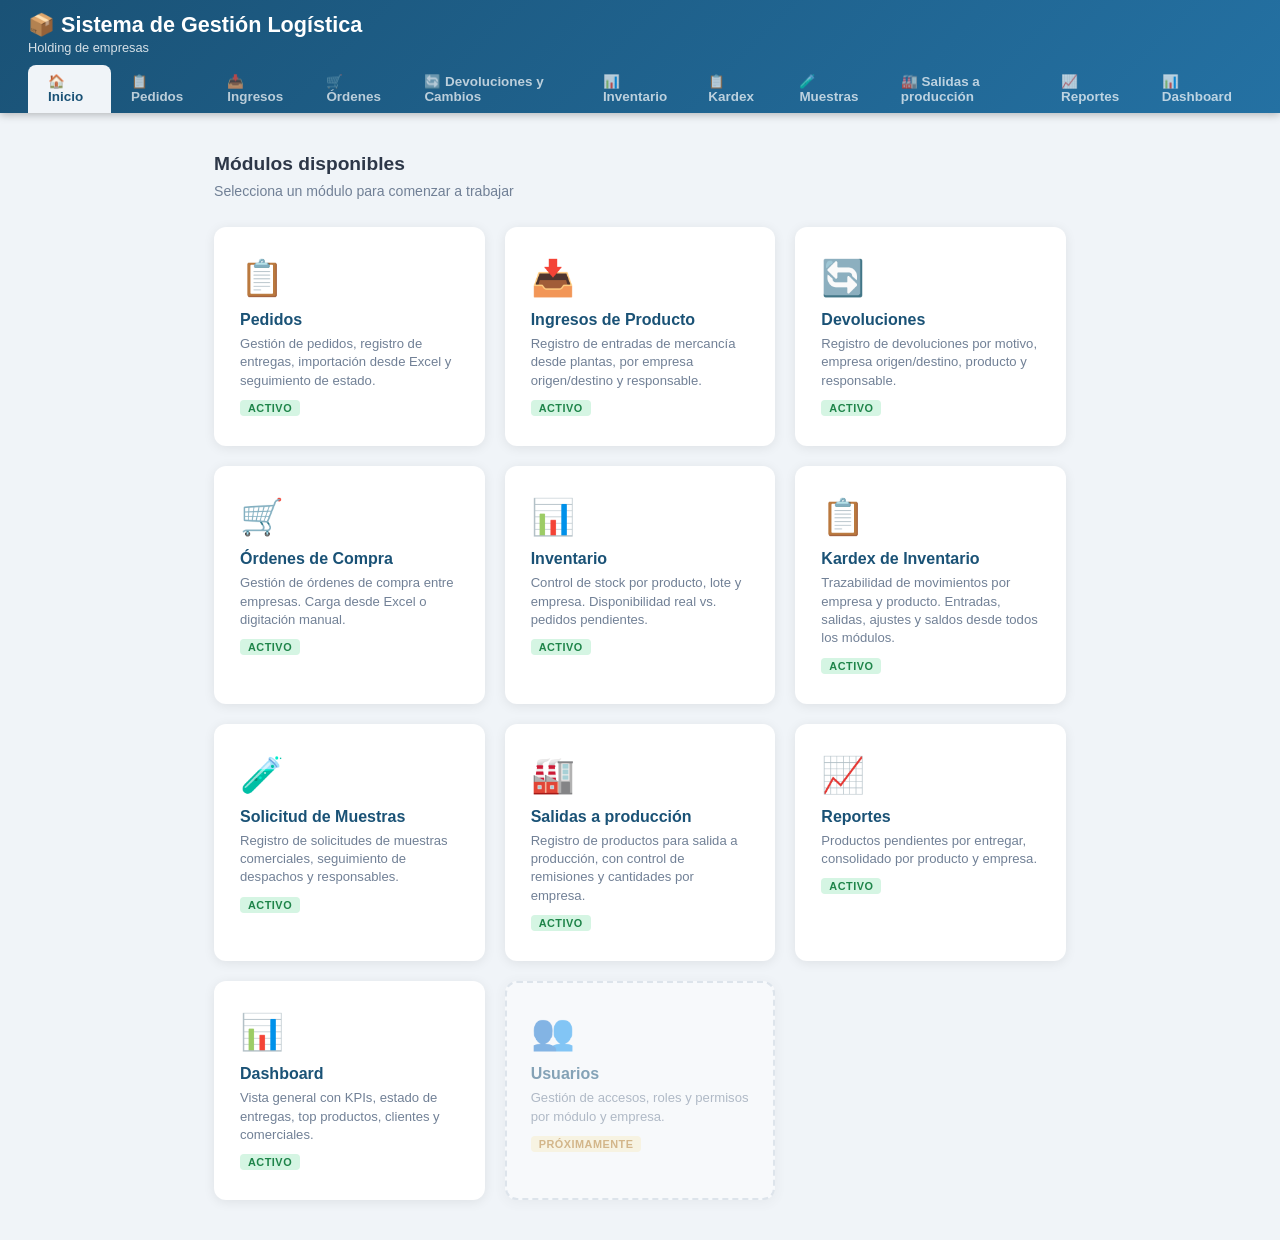
<file: index.html>
<!DOCTYPE html>
<html lang="es">
<head>
<meta charset="UTF-8">
<meta name="viewport" content="width=device-width, initial-scale=1.0">
<meta name="description" content="Sistema de Gestión — PARCELAR de Colombia">
<meta name="theme-color" content="#1a5276">
<link rel="icon" href="data:image/svg+xml,<svg xmlns='http://www.w3.org/2000/svg' viewBox='0 0 100 100'><text y='.9em' font-size='90'>📦</text></svg>">
<title>Sistema de Gestión Logística – Holding</title>
<link rel="stylesheet" href="css/panel.css">
</head>
<body>

<!-- HEADER + NAVBAR -->
<div class="header">
  <div class="header-top">
    <div>
      <h1>📦 Sistema de Gestión Logística</h1>
      <div class="sub">Holding de empresas</div>
    </div>
  </div>
  <nav class="navbar">
    <a href="index.html" class="active">🏠 Inicio</a>
    <a href="pedidos.html">📋 Pedidos</a>
    <a href="ingresos.html">📥 Ingresos</a>
    <a href="ordenes.html">🛒 Órdenes</a>
    <a href="devoluciones.html">🔄 Devoluciones y Cambios</a>
    <a href="inventario.html">📊 Inventario</a>
    <a href="kardex.html">📋 Kardex</a>
    <a href="muestras.html">🧪 Muestras</a>
    <a href="reenvases.html">🏭 Salidas a producción</a>
    <a href="reportes.html">📈 Reportes</a>
    <a href="dashboard.html">📊 Dashboard</a>
  </nav>
</div>

<!-- LANDING -->
<div class="landing">
  <h2>Módulos disponibles</h2>
  <p>Selecciona un módulo para comenzar a trabajar</p>

  <div class="modules-grid">
    <a href="pedidos.html" class="module-card">
      <div class="icon">📋</div>
      <h3>Pedidos</h3>
      <p>Gestión de pedidos, registro de entregas, importación desde Excel y seguimiento de estado.</p>
      <span class="tag active">Activo</span>
    </a>

    <a href="ingresos.html" class="module-card">
      <div class="icon">📥</div>
      <h3>Ingresos de Producto</h3>
      <p>Registro de entradas de mercancía desde plantas, por empresa origen/destino y responsable.</p>
      <span class="tag active">Activo</span>
    </a>

    <a href="devoluciones.html" class="module-card">
      <div class="icon">🔄</div>
      <h3>Devoluciones</h3>
      <p>Registro de devoluciones por motivo, empresa origen/destino, producto y responsable.</p>
      <span class="tag active">Activo</span>
    </a>

    <a href="ordenes.html" class="module-card">
      <div class="icon">🛒</div>
      <h3>Órdenes de Compra</h3>
      <p>Gestión de órdenes de compra entre empresas. Carga desde Excel o digitación manual.</p>
      <span class="tag active">Activo</span>
    </a>

    <a href="inventario.html" class="module-card">
      <div class="icon">📊</div>
      <h3>Inventario</h3>
      <p>Control de stock por producto, lote y empresa. Disponibilidad real vs. pedidos pendientes.</p>
      <span class="tag active">Activo</span>
    </a>

    <a href="kardex.html" class="module-card">
      <div class="icon">📋</div>
      <h3>Kardex de Inventario</h3>
      <p>Trazabilidad de movimientos por empresa y producto. Entradas, salidas, ajustes y saldos desde todos los módulos.</p>
      <span class="tag active">Activo</span>
    </a>

    <a href="muestras.html" class="module-card">
      <div class="icon">🧪</div>
      <h3>Solicitud de Muestras</h3>
      <p>Registro de solicitudes de muestras comerciales, seguimiento de despachos y responsables.</p>
      <span class="tag active">Activo</span>
    </a>

    <a href="reenvases.html" class="module-card">
      <div class="icon">🏭</div>
      <h3>Salidas a producción</h3>
      <p>Registro de productos para salida a producción, con control de remisiones y cantidades por empresa.</p>
      <span class="tag active">Activo</span>
    </a>

    <a href="reportes.html" class="module-card">
      <div class="icon">📈</div>
      <h3>Reportes</h3>
      <p>Productos pendientes por entregar, consolidado por producto y empresa.</p>
      <span class="tag active">Activo</span>
    </a>

    <a href="dashboard.html" class="module-card">
      <div class="icon">📊</div>
      <h3>Dashboard</h3>
      <p>Vista general con KPIs, estado de entregas, top productos, clientes y comerciales.</p>
      <span class="tag active">Activo</span>
    </a>

    <div class="module-card disabled">
      <div class="icon">👥</div>
      <h3>Usuarios</h3>
      <p>Gestión de accesos, roles y permisos por módulo y empresa.</p>
      <span class="tag upcoming">Próximamente</span>
    </div>
  </div>
</div>

</body>
</html>
</file>
<file: css/panel.css>
* { box-sizing: border-box; margin: 0; padding: 0; }
body { font-family: 'Segoe UI', sans-serif; background: #f0f4f8; color: #2d3748; }

/* ── HEADER ── */
.header {
  background: linear-gradient(135deg, #1a5276 0%, #2471a3 100%);
  color: white; padding: 0;
  box-shadow: 0 2px 8px rgba(0,0,0,0.25);
}
.header-top {
  display: flex; align-items: center; justify-content: space-between;
  padding: 12px 28px 0;
}
.header-top h1 { font-size: 1.35rem; font-weight: 700; }
.header-top .sub { font-size: 0.8rem; opacity: 0.82; margin-top: 2px; }
#hdr-status { font-size: 0.78rem; opacity: 0.85; }

/* ── NAVBAR ── */
.navbar {
  display: flex; gap: 0; padding: 0 28px; margin-top: 10px;
}
.navbar a {
  color: rgba(255,255,255,0.7); text-decoration: none;
  padding: 9px 20px; font-size: 0.84rem; font-weight: 600;
  border-radius: 8px 8px 0 0; transition: all 0.2s;
  display: flex; align-items: center; gap: 6px;
}
.navbar a:hover { color: white; background: rgba(255,255,255,0.1); }
.navbar a.active {
  color: #1a5276; background: #f0f4f8;
  pointer-events: none;
}

/* ── LOAD ZONE ── */
#load-zone {
  margin: 36px auto; max-width: 500px; text-align: center;
  background: white; border-radius: 14px; padding: 42px 32px;
  box-shadow: 0 2px 16px rgba(0,0,0,0.09); border: 2px dashed #7fb3d3;
}
#load-zone h2 { color: #1a5276; margin-bottom: 10px; font-size: 1.15rem; }
#load-zone p  { color: #718096; font-size: 0.88rem; margin-bottom: 22px; }
.spinner { display: inline-block; width: 36px; height: 36px; border: 4px solid #e2e8f0; border-top-color: #1a5276; border-radius: 50%; animation: spin 0.8s linear infinite; margin-bottom: 14px; }
@keyframes spin { to { transform: rotate(360deg); } }
#load-error { color: #e53e3e; font-weight: 600; margin-top: 12px; display: none; }
.btn-retry { display: inline-block; background: #1a5276; color: white; padding: 9px 22px; border-radius: 8px; cursor: pointer; border: none; font-size: 0.9rem; font-weight: 600; margin-top: 10px; }

/* ── SYNC STATUS ── */
#sync-status {
  background: #eaf4fb; border: 1px solid #aed6f1;
  border-radius: 8px; padding: 8px 16px; margin-bottom: 14px;
  font-size: 0.82rem; color: #1a5276; display: flex; align-items: center; gap: 8px;
}
#sync-status.syncing { background: #fff8e1; border-color: #f9ca24; color: #856404; }
#sync-status.error { background: #fde8e8; border-color: #e74c3c; color: #922b21; }

/* ── MAIN ── */
#main { display: none; padding: 20px 24px; }

/* ── STATS ── */
.stats { display: flex; gap: 14px; margin-bottom: 20px; flex-wrap: wrap; }
.sc {
  background: white; border-radius: 10px; padding: 13px 20px;
  box-shadow: 0 1px 6px rgba(0,0,0,0.08); flex: 1; min-width: 130px;
  border-left: 4px solid;
}
.sc.recibido  { border-color: #e67e22; }
.sc.parcial   { border-color: #2980b9; }
.sc.entregado { border-color: #27ae60; }
.sc.total     { border-color: #8e44ad; }
.sc .num { font-size: 1.75rem; font-weight: 700; }
.sc .lbl { font-size: 0.76rem; color: #718096; text-transform: uppercase; letter-spacing: 0.5px; }

/* ── FILTERS ── */
.filters {
  background: white; border-radius: 10px; padding: 13px 18px;
  margin-bottom: 16px; display: flex; gap: 12px; flex-wrap: wrap;
  align-items: center; box-shadow: 0 1px 5px rgba(0,0,0,0.07);
}
.fg { display: flex; align-items: center; gap: 7px; }
.fg label { font-size: 0.8rem; font-weight: 700; color: #4a5568; white-space: nowrap; }
.filters select, .filters input[type=text] {
  border: 1px solid #cbd5e0; border-radius: 6px;
  padding: 6px 10px; font-size: 0.84rem; outline: none;
  transition: border-color 0.2s; background: white;
}
.filters select:focus, .filters input:focus { border-color: #1a5276; }

/* ── TABLE CARD ── */
.card { background: white; border-radius: 10px; box-shadow: 0 1px 8px rgba(0,0,0,0.08); overflow: hidden; }
.card-head {
  padding: 13px 18px; display: flex; align-items: center;
  justify-content: space-between; border-bottom: 1px solid #e2e8f0;
}
.card-head h3 { font-size: 0.93rem; font-weight: 700; }
.btn-dl {
  background: #1a5276; color: white; border: none; padding: 8px 18px;
  border-radius: 7px; cursor: pointer; font-size: 0.84rem; font-weight: 600;
  transition: background 0.2s;
}
.btn-dl:hover { background: #154360; }
table { width: 100%; border-collapse: collapse; font-size: 0.83rem; }
thead th {
  background: #f7fafc; padding: 10px 12px; text-align: left;
  font-weight: 700; color: #4a5568; font-size: 0.77rem;
  text-transform: uppercase; letter-spacing: 0.4px;
  border-bottom: 2px solid #e2e8f0; white-space: nowrap;
}
tbody tr { border-bottom: 1px solid #edf2f7; transition: background 0.12s; }
tbody tr:hover { background: #f0f8ff; }
tbody td { padding: 9px 12px; vertical-align: middle; }

/* ── SIGLA BADGES ── */
.sigla-badge {
  display: inline-block; padding: 2px 7px; border-radius: 4px;
  font-size: 0.72rem; font-weight: 700; letter-spacing: 0.5px; white-space: nowrap;
}
.sigla-PARCELAR { background: #d6eaf8; color: #1a5276; }
.sigla-GREEN    { background: #d5f5e3; color: #1e8449; }
.sigla-RESO     { background: #fdebd0; color: #a04000; }
.sigla-IASO     { background: #e8daef; color: #6c3483; }
.sigla-IAS      { background: #fde8e8; color: #922b21; }
.sigla-DEFAULT  { background: #e2e8f0; color: #4a5568; }

/* ── STATUS BADGES ── */
.badge { display: inline-block; padding: 2px 9px; border-radius: 20px; font-size: 0.73rem; font-weight: 700; }
.b-rec  { background: #fef3cd; color: #b7791f; }
.b-par  { background: #bee3f8; color: #2c5282; }
.b-ent  { background: #c6f6d5; color: #276749; }
.b-abierto  { background: #e8f5e9; color: #2e7d32; }
.b-cerrado  { background: #e3f2fd; color: #1565c0; }
.b-anulado  { background: #fce4ec; color: #c62828; }

/* ── ACTION BUTTONS ── */
.btn-ver {
  background: #1a5276; color: white; border: none; padding: 5px 13px;
  border-radius: 6px; cursor: pointer; font-size: 0.78rem; font-weight: 700;
  white-space: nowrap; transition: background 0.2s;
}
.btn-ver:hover { background: #154360; }
.btn-ver.done { background: #27ae60; }
.btn-ver.done:hover { background: #219a52; }

.btn-edit {
  background: #f0f4f8; color: #4a5568; border: 1px solid #cbd5e0;
  padding: 5px 10px; border-radius: 6px; cursor: pointer; font-size: 0.78rem;
  font-weight: 700; transition: background 0.2s;
}
.btn-edit:hover { background: #e2e8f0; }
.btn-del {
  background: #f0f4f8; color: #e74c3c; border: 1px solid #e74c3c;
  padding: 5px 10px; border-radius: 6px; cursor: pointer; font-size: 0.78rem;
  font-weight: 700; transition: background 0.2s;
}
.btn-del:hover { background: #fde8e8; }

/* ── EDIT FIELDS ── */
.ef {
  width: 100%; border: 1px solid #cbd5e0; border-radius: 6px;
  padding: 6px 10px; font-size: 0.84rem; outline: none;
  transition: border-color 0.2s; background: white;
}
.ef:focus { border-color: #1a5276; }
.ef-label {
  display: block; font-size: 0.76rem; font-weight: 700;
  color: #4a5568; margin-bottom: 4px; text-transform: uppercase; letter-spacing: 0.3px;
}

/* ── PROGRESS ── */
.prog { width: 80px; }
.prog-bar { height: 6px; background: #e2e8f0; border-radius: 4px; overflow: hidden; }
.prog-fill { height: 100%; background: #27ae60; border-radius: 4px; }
.prog-pct { font-size: 0.7rem; color: #718096; text-align: right; margin-top: 1px; }

/* ── MODAL OVERLAY ── */
.overlay {
  display: none; position: fixed; inset: 0;
  background: rgba(0,0,0,0.6); z-index: 200;
  align-items: flex-start; justify-content: center;
  padding: 28px 16px; overflow-y: auto;
}
.overlay.show { display: flex; }
.modal-box {
  background: white; border-radius: 14px; width: 100%; max-width: 1080px;
  box-shadow: 0 10px 50px rgba(0,0,0,0.3); animation: pop .2s ease;
}
@keyframes pop { from { transform: scale(0.96) translateY(-12px); opacity:0; } to { transform: scale(1) translateY(0); opacity:1; } }

/* ── MODAL HEADER ── */
.mhdr {
  background: linear-gradient(135deg, #1a5276, #2471a3);
  color: white; border-radius: 14px 14px 0 0; padding: 18px 24px;
  display: flex; justify-content: space-between; align-items: flex-start;
}
.mhdr h2 { font-size: 1.05rem; margin-bottom: 6px; }
.mhdr .meta { display: flex; gap: 18px; flex-wrap: wrap; font-size: 0.78rem; opacity: 0.9; }
.mhdr .meta span { display: flex; align-items: center; gap: 4px; }
.btn-close {
  background: rgba(255,255,255,0.2); border: none; color: white;
  width: 30px; height: 30px; border-radius: 50%; cursor: pointer;
  font-size: 1.1rem; display: flex; align-items: center; justify-content: center;
  flex-shrink: 0; transition: background 0.2s;
}
.btn-close:hover { background: rgba(255,255,255,0.35); }

/* ── MODAL BODY ── */
.mbody { padding: 20px 24px; }
.delivery-bar {
  background: #ebf5fb; border: 1px solid #aed6f1; border-radius: 9px;
  padding: 12px 18px; margin-bottom: 18px;
  display: flex; align-items: center; gap: 20px; flex-wrap: wrap;
}
.delivery-bar label { font-size: 0.8rem; font-weight: 700; color: #1a5276; white-space: nowrap; }
.delivery-bar input {
  border: 1px solid #aed6f1; border-radius: 6px; padding: 6px 10px;
  font-size: 0.84rem; outline: none; background: white;
}
.delivery-bar input:focus { border-color: #1a5276; }
.delivery-bar .hint { font-size: 0.76rem; color: #5d6d7e; }

/* ── PRODUCT TABLE ── */
.prod-wrap { overflow-x: auto; margin-bottom: 18px; }
.prod-table { width: 100%; border-collapse: collapse; font-size: 0.82rem; }
.prod-table thead th {
  background: #eaf4fb; padding: 9px 11px; text-align: left;
  font-weight: 700; color: #1a5276; font-size: 0.75rem;
  text-transform: uppercase; letter-spacing: 0.3px;
  border-bottom: 2px solid #aed6f1; white-space: nowrap;
}
.prod-table tbody tr { border-bottom: 1px solid #e8f4fb; }
.prod-table tbody tr:hover { background: #f5fbff; }
.prod-table tbody td { padding: 8px 11px; vertical-align: middle; }
.prod-table input[type=number], .prod-table input[type=text] {
  border: 1px solid #cbd5e0; border-radius: 5px; padding: 5px 8px;
  font-size: 0.82rem; outline: none; transition: border-color 0.2s;
}
.prod-table input:focus { border-color: #1a5276; }
.prod-table input.error { border-color: #e74c3c; background: #fef9f9; }
.qty-input { width: 75px; text-align: right; }
.tag-sin { font-size: 0.72rem; color: #a0aec0; font-style: italic; }
.pend-tag { font-size: 0.8rem; font-weight: 700; }
.pend-tag.ok   { color: #27ae60; }
.pend-tag.pend { color: #e67e22; }

/* ── MODAL FOOTER ── */
.mftr {
  border-top: 1px solid #e2e8f0; padding: 14px 24px;
  display: flex; justify-content: space-between; align-items: center;
  border-radius: 0 0 14px 14px;
}
.mftr .total-tag { font-size: 0.85rem; color: #4a5568; }
.mftr .total-tag strong { color: #1a5276; }
.mftr-btns { display: flex; gap: 10px; }
.btn-cancel {
  background: white; color: #4a5568; border: 1px solid #cbd5e0;
  padding: 9px 20px; border-radius: 7px; cursor: pointer; font-size: 0.87rem; font-weight: 600;
}
.btn-cancel:hover { background: #f7fafc; }
.btn-confirm {
  background: #1a5276; color: white; border: none;
  padding: 9px 24px; border-radius: 7px; cursor: pointer; font-size: 0.87rem; font-weight: 600;
  transition: background 0.2s;
}
.btn-confirm:hover { background: #154360; }
.btn-confirm:disabled { background: #a0aec0; cursor: not-allowed; }

/* ── TOAST ── */
.toast {
  position: fixed; bottom: 24px; right: 24px;
  color: white; padding: 11px 22px; border-radius: 10px;
  font-size: 0.88rem; font-weight: 600; opacity: 0;
  transform: translateY(10px); transition: all .3s; z-index: 300;
  box-shadow: 0 4px 16px rgba(0,0,0,0.2); pointer-events: none;
}
.toast.show { opacity: 1; transform: translateY(0); }

/* ── SORTABLE HEADERS ── */
thead th.sortable { cursor: pointer; user-select: none; white-space: nowrap; }
thead th.sortable:hover { background: #edf2f7; }
thead th.sort-asc  .sort-icon::after { content: ' \2191'; color: #1a5276; }
thead th.sort-desc .sort-icon::after { content: ' \2193'; color: #1a5276; }
thead th:not(.sort-asc):not(.sort-desc) .sort-icon::after { content: ' \2195'; color: #cbd5e0; font-size: 0.7rem; }
.sort-badge {
  display: inline-flex; align-items: center; justify-content: center;
  background: #1a5276; color: white; border-radius: 50%;
  width: 15px; height: 15px; font-size: 0.62rem; font-weight: 700;
  margin-left: 3px; vertical-align: middle;
}
#btn-clear-sort {
  display: none; background: none; border: 1px solid #cbd5e0; color: #4a5568;
  padding: 5px 11px; border-radius: 6px; cursor: pointer; font-size: 0.78rem;
  font-weight: 600; transition: background 0.2s;
}
#btn-clear-sort:hover { background: #f0f4f8; }

.empty { text-align: center; padding: 44px; color: #a0aec0; font-size: 0.9rem; }
.no-lines { padding: 20px; text-align: center; color: #a0aec0; font-size: 0.85rem; font-style: italic; }

/* ── MONEY ── */
.money { text-align: right; font-variant-numeric: tabular-nums; }

/* ── LANDING PAGE ── */
.landing { padding: 40px 24px; max-width: 900px; margin: 0 auto; }
.landing h2 { font-size: 1.2rem; color: #2d3748; margin-bottom: 8px; }
.landing p  { font-size: 0.88rem; color: #718096; margin-bottom: 28px; }
.modules-grid {
  display: grid; grid-template-columns: repeat(auto-fill, minmax(250px, 1fr));
  gap: 20px;
}
.module-card {
  background: white; border-radius: 12px; padding: 28px 24px;
  box-shadow: 0 2px 12px rgba(0,0,0,0.08); border: 2px solid transparent;
  text-decoration: none; color: inherit; transition: all 0.2s;
  display: block;
}
.module-card:hover { border-color: #1a5276; box-shadow: 0 4px 20px rgba(0,0,0,0.12); transform: translateY(-2px); }
.module-card .icon { font-size: 2.2rem; margin-bottom: 12px; }
.module-card h3 { font-size: 1rem; font-weight: 700; color: #1a5276; margin-bottom: 6px; }
.module-card p { font-size: 0.82rem; color: #718096; margin: 0; line-height: 1.4; }
.module-card.disabled {
  opacity: 0.5; pointer-events: none; border-style: dashed; border-color: #cbd5e0;
}
.module-card .tag {
  display: inline-block; font-size: 0.68rem; font-weight: 700;
  padding: 2px 8px; border-radius: 4px; margin-top: 10px;
  text-transform: uppercase; letter-spacing: 0.5px;
}
.module-card .tag.active   { background: #d5f5e3; color: #1e8449; }
.module-card .tag.upcoming { background: #fef3cd; color: #b7791f; }

/* ── INVENTARIO STATS ── */
.sc.inv-total     { border-color: #8e44ad; }
.sc.inv-stock     { border-color: #2980b9; }
.sc.inv-pedidos   { border-color: #e67e22; }
.sc.inv-disponible { border-color: #27ae60; }

/* ── INVENTARIO DISPONIBILIDAD BADGES ── */
.inv-disp-badge {
  display: inline-block; padding: 2px 10px; border-radius: 20px;
  font-size: 0.78rem; font-weight: 700;
}
.inv-disp-ok  { background: #e8f5e9; color: #2e7d32; }
.inv-disp-low { background: #fff3e0; color: #e65100; }
.inv-disp-neg { background: #fce4ec; color: #c62828; }

/* ── PAGINATION ── */
.pagination {
  display: flex; align-items: center; justify-content: center; gap: 6px;
  padding: 14px 16px 10px; flex-wrap: wrap;
}
.pagination .pg-info {
  font-size: 0.8rem; color: #718096; margin-right: 10px;
}
.pagination button {
  min-width: 34px; height: 34px; border: 1px solid #cbd5e0;
  background: white; color: #4a5568; border-radius: 6px; cursor: pointer;
  font-size: 0.82rem; font-weight: 600; transition: all 0.15s;
  display: inline-flex; align-items: center; justify-content: center;
}
.pagination button:hover:not(:disabled) { background: #ebf5fb; border-color: #1a5276; color: #1a5276; }
.pagination button.pg-active { background: #1a5276; color: white; border-color: #1a5276; }
.pagination button:disabled { opacity: 0.4; cursor: default; }
.pagination .pg-ellipsis {
  min-width: 28px; height: 34px; display: inline-flex; align-items: center;
  justify-content: center; font-size: 0.82rem; color: #a0aec0;
}
.pagination select {
  border: 1px solid #cbd5e0; border-radius: 6px; padding: 4px 14px;
  font-size: 0.8rem; color: #4a5568; background: white; cursor: pointer;
  margin-left: 10px;
}
</file>
